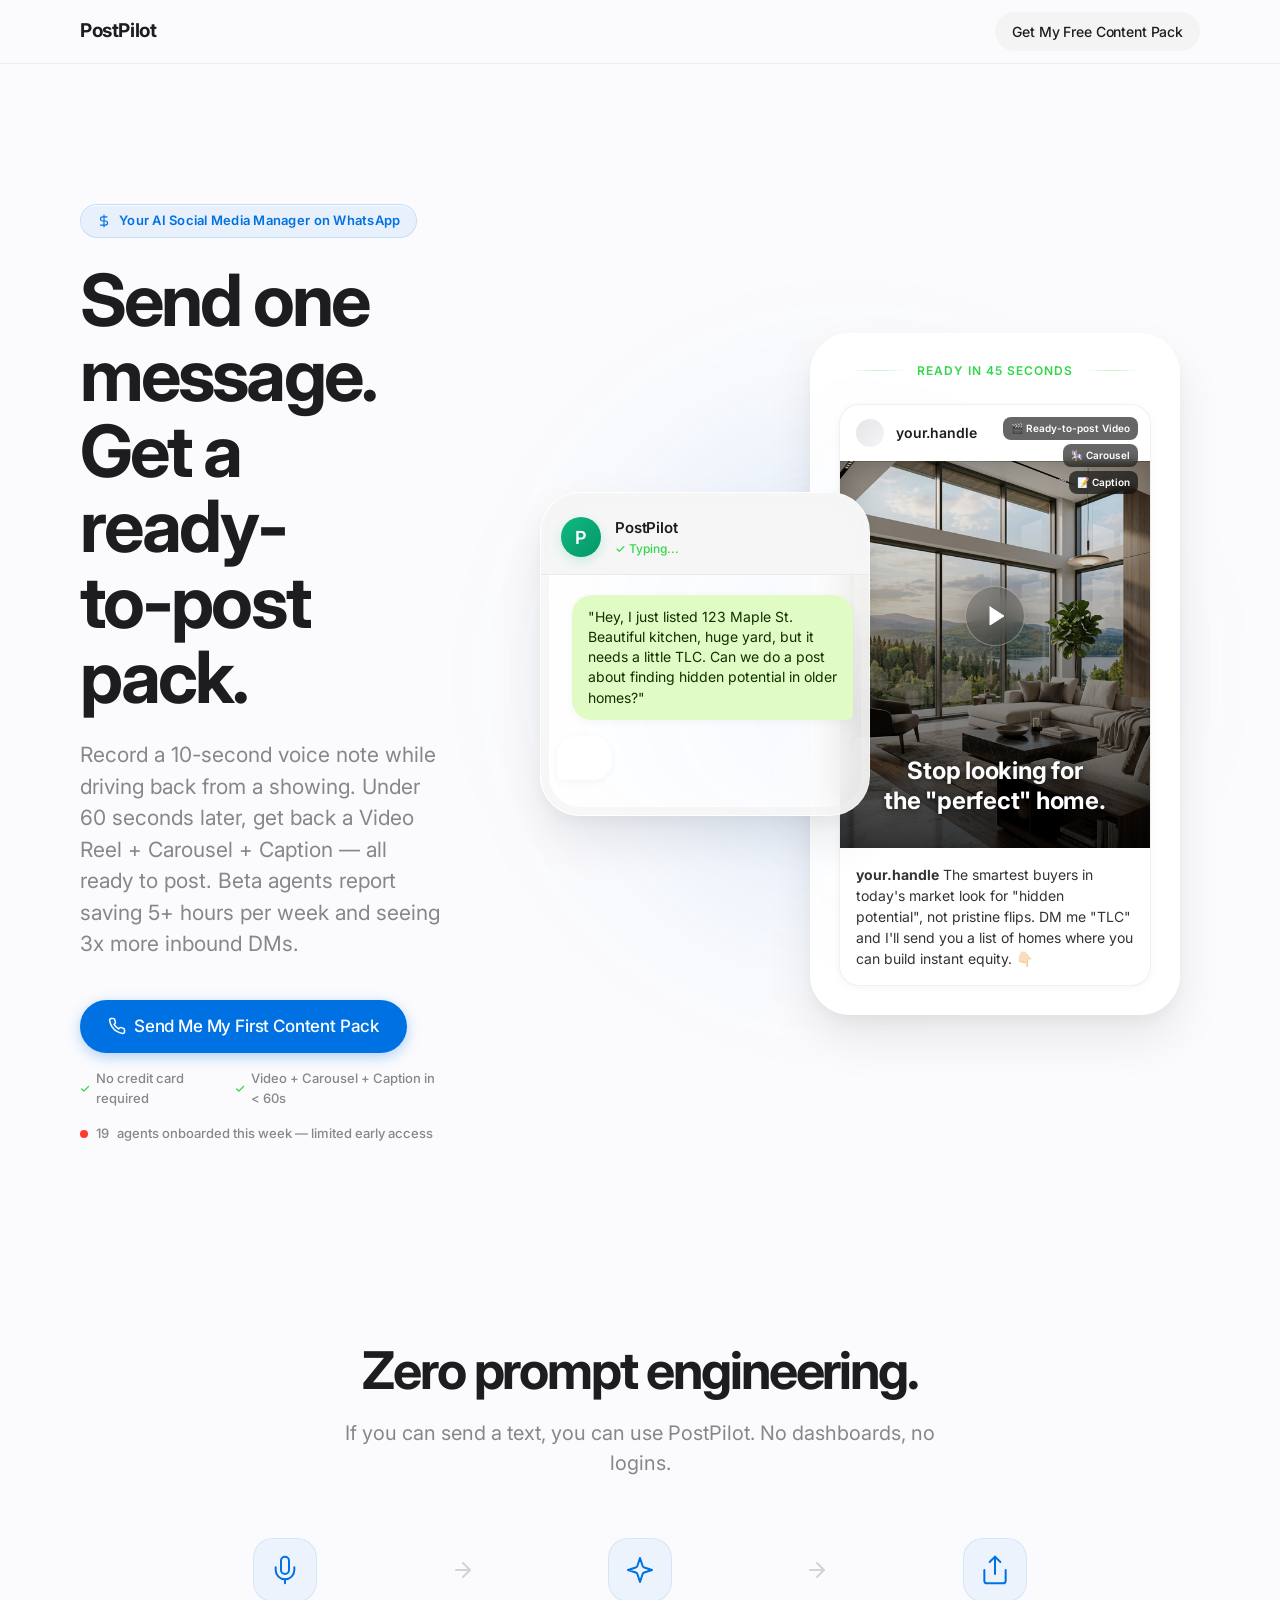
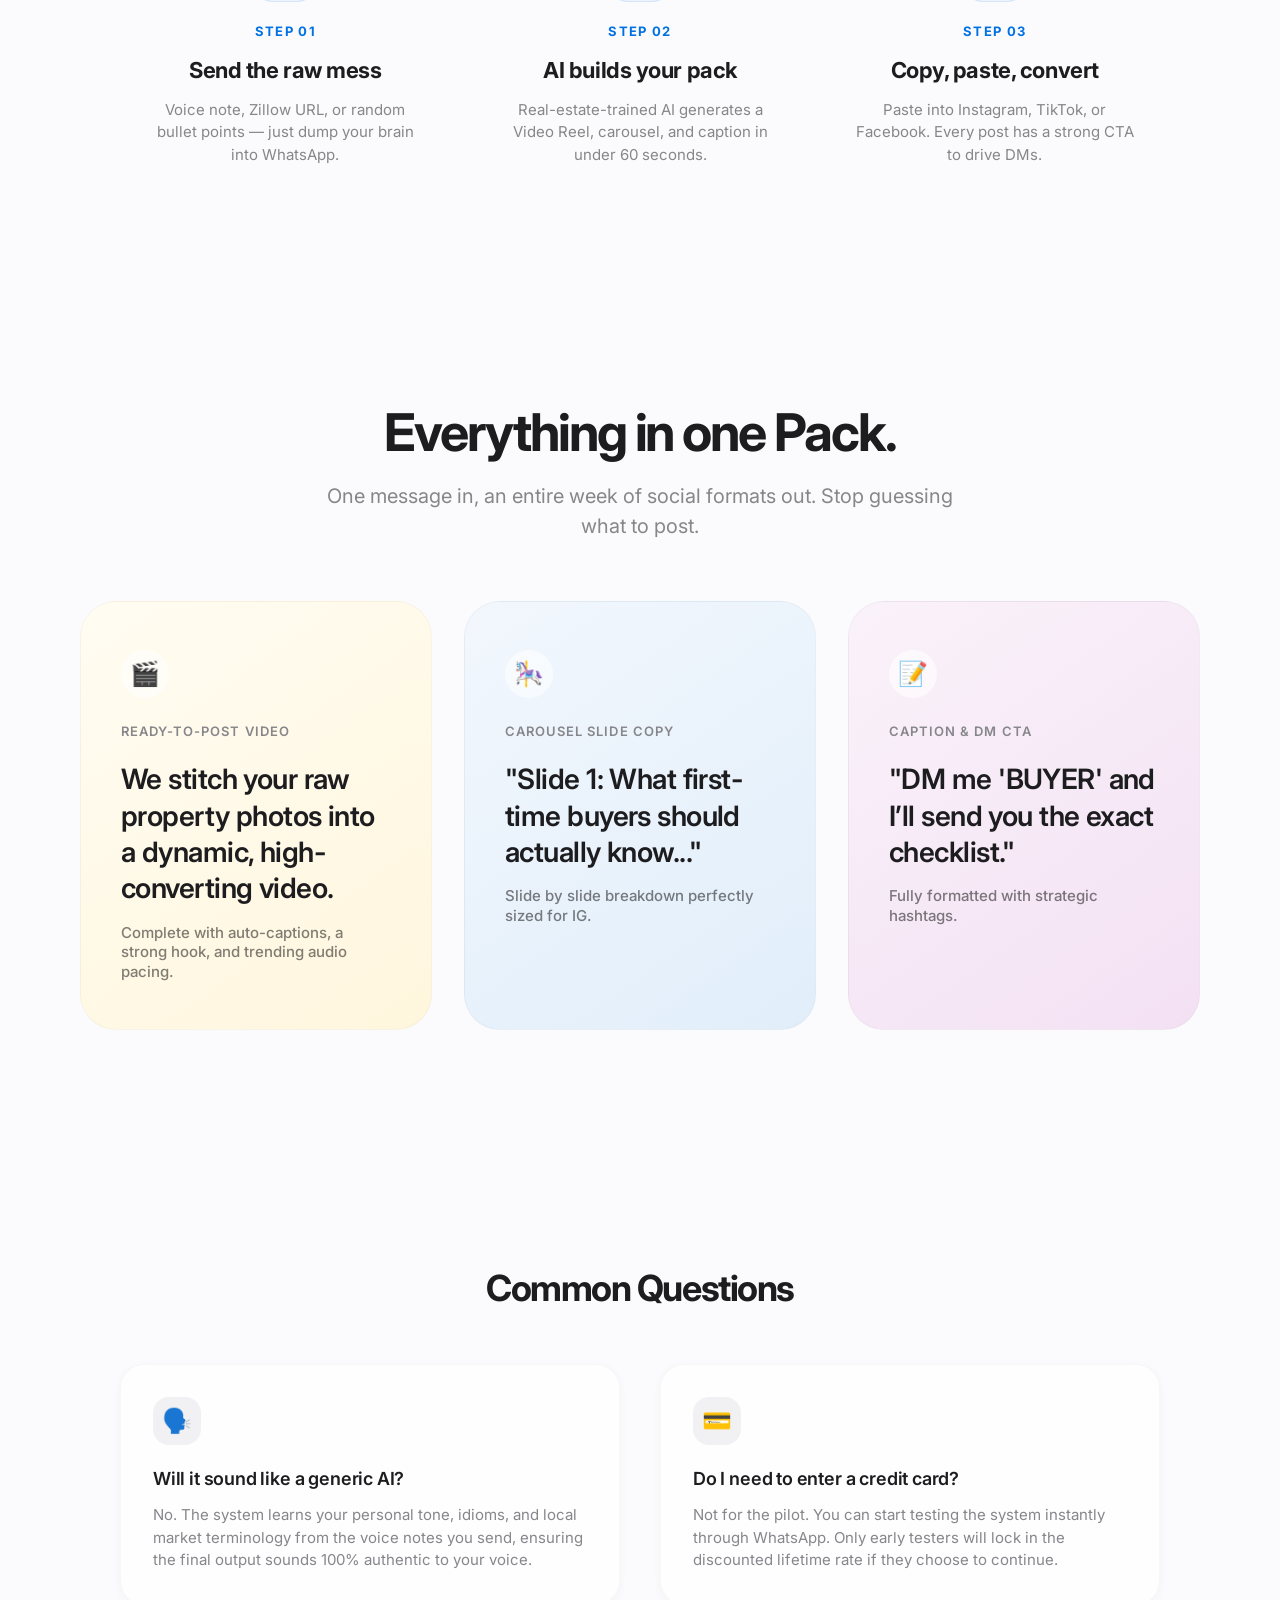
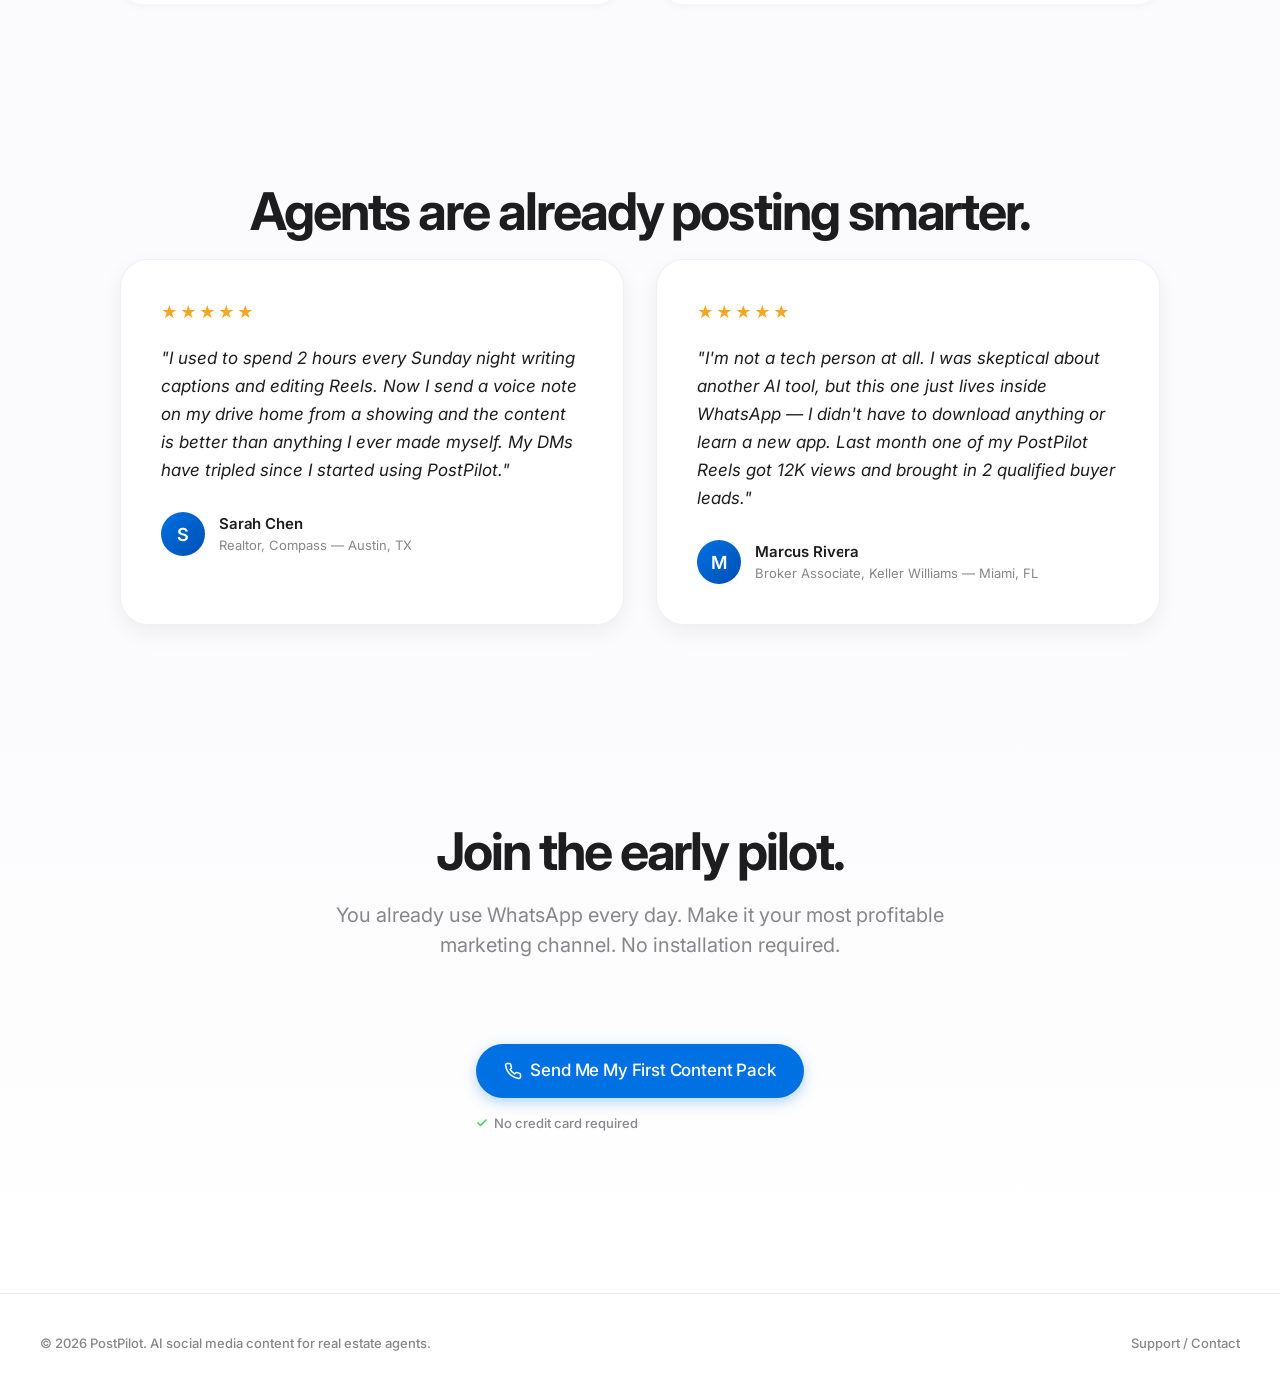
<file: index.html>
<!doctype html>
<html lang="en">
  <head>
    <meta charset="UTF-8" />

    <!-- Google tag (gtag.js) -->
    <script
      async
      src="https://www.googletagmanager.com/gtag/js?id=G-S0TTEMR5FY"
    ></script>
    <script>
      window.dataLayer = window.dataLayer || [];
      function gtag() {
        dataLayer.push(arguments);
      }
      gtag("js", new Date());
      gtag("config", "G-S0TTEMR5FY");
    </script>

    <meta name="viewport" content="width=device-width, initial-scale=1.0" />
    <title>PostPilot — Your AI Social Media Manager on WhatsApp</title>
    <meta
      name="description"
      content="Send one WhatsApp voice note, get a ready-to-post content pack in under 60 seconds. Video Reels, carousels, captions — all optimized for real estate lead generation. No prompts, no dashboards."
    />
    <meta
      name="keywords"
      content="real estate social media, AI content for realtors, WhatsApp marketing, real estate agent tools, social media content pack, real estate lead generation"
    />
    <meta name="author" content="PostPilot" />
    <meta name="robots" content="index, follow" />
    <meta name="theme-color" content="#007AFF" />

    <!-- Canonical URL -->
    <link rel="canonical" href="https://postpilot.agent-efficiency-lab.com/" />

    <!-- Favicon — TODO: replace with your logo -->
    <link rel="icon" type="image/png" href="./assets/favicon.png" />
    <link rel="apple-touch-icon" href="./assets/apple-touch-icon.png" />

    <!-- Structured Data: Organization -->
    <script type="application/ld+json">
      {
        "@context": "https://schema.org",
        "@type": "Organization",
        "name": "PostPilot",
        "url": "https://postpilot.agent-efficiency-lab.com/",
        "logo": "https://postpilot.agent-efficiency-lab.com/assets/favicon.png",
        "description": "AI-powered social media content creation for real estate agents via WhatsApp.",
        "sameAs": []
      }
    </script>

    <!-- Structured Data: SoftwareApplication -->
    <script type="application/ld+json">
      {
        "@context": "https://schema.org",
        "@type": "SoftwareApplication",
        "name": "PostPilot",
        "applicationCategory": "BusinessApplication",
        "operatingSystem": "WhatsApp",
        "description": "Send a voice note and listing photos on WhatsApp, get back a ready-to-post Video Reel, carousel, and caption for Instagram, TikTok, and Facebook.",
        "offers": {
          "@type": "Offer",
          "price": "0",
          "priceCurrency": "USD",
          "description": "Free pilot — first Content Pack at no cost"
        },
        "aggregateRating": {
          "@type": "AggregateRating",
          "ratingValue": "5",
          "ratingCount": "2",
          "bestRating": "5"
        }
      }
    </script>

    <!-- Structured Data: FAQPage (enables rich snippets in Google) -->
    <script type="application/ld+json">
      {
        "@context": "https://schema.org",
        "@type": "FAQPage",
        "mainEntity": [
          {
            "@type": "Question",
            "name": "Will PostPilot content sound like generic AI?",
            "acceptedAnswer": {
              "@type": "Answer",
              "text": "No. The system learns your personal tone, idioms, and local market terminology from the voice notes you send, ensuring the final output sounds 100% authentic to your voice."
            }
          },
          {
            "@type": "Question",
            "name": "Do I need to enter a credit card to try PostPilot?",
            "acceptedAnswer": {
              "@type": "Answer",
              "text": "Not for the pilot. You can start testing the system instantly through WhatsApp. Only early testers will lock in the discounted lifetime rate if they choose to continue."
            }
          }
        ]
      }
    </script>

    <!-- Open Graph / Facebook / LinkedIn / iMessage -->
    <meta property="og:type" content="website" />
    <meta property="og:url" content="https://postpilot.agent-efficiency-lab.com/" />
    <meta
      property="og:title"
      content="PostPilot — AI Content Packs via WhatsApp"
    />
    <meta
      property="og:description"
      content="Stop writing prompts. Send a voice note on WhatsApp, get a premium content pack back in 60 seconds — video Reels, carousels, and captions ready to post."
    />
    <meta
      property="og:image"
      content="https://postpilot.agent-efficiency-lab.com/assets/og-share-image.png"
    />
    <meta property="og:image:width" content="1200" />
    <meta property="og:image:height" content="630" />
    <meta property="og:site_name" content="PostPilot" />
    <meta property="og:locale" content="en_US" />

    <!-- Twitter Card -->
    <meta name="twitter:card" content="summary_large_image" />
    <meta
      name="twitter:title"
      content="PostPilot — AI Content Packs via WhatsApp"
    />
    <meta
      name="twitter:description"
      content="Voice note in → content pack out. The easiest way for real estate agents to create social media content that drives leads."
    />
    <meta
      name="twitter:image"
      content="https://postpilot.agent-efficiency-lab.com/assets/og-share-image.png"
    />

    <!-- Google Fonts (preconnect + preload for LCP) -->
    <link rel="preconnect" href="https://fonts.googleapis.com" />
    <link rel="preconnect" href="https://fonts.gstatic.com" crossorigin />
    <link
      rel="preload"
      as="style"
      href="https://fonts.googleapis.com/css2?family=Inter:wght@400;500;600;700&display=swap"
    />
    <link
      href="https://fonts.googleapis.com/css2?family=Inter:wght@400;500;600;700&display=swap"
      rel="stylesheet"
    />
    <link rel="stylesheet" href="./styles.css" />
  </head>
  <body>
    <!-- Navigation -->
    <header>
      <nav class="nav-bar" aria-label="Main navigation">
        <div class="nav-container">
          <a href="/" class="logo" aria-label="PostPilot — Home">PostPilot</a>
          <a
            href="https://wa.me/16502836717?text=Hi,%20I'd%20love%20pilot%20access!"
            target="_blank"
            rel="noopener noreferrer"
            class="button button-small button-secondary"
            aria-label="Get My Free Content Pack on WhatsApp"
            >Get My Free Content Pack</a
          >
        </div>
      </nav>
    </header>

    <main>
      <!-- Hero Section -->
      <section
        class="hero-section"
        aria-label="PostPilot — AI social media content for real estate agents"
      >
        <div class="hero-split-container">
          <div class="hero-content">
            <div class="pill-badge" role="text">
              <svg
                width="14"
                height="14"
                viewBox="0 0 24 24"
                fill="none"
                stroke="currentColor"
                stroke-width="2"
                stroke-linecap="round"
                stroke-linejoin="round"
              >
                <path
                  d="M12 2v20M17 5H9.5a3.5 3.5 0 0 0 0 7h5a3.5 3.5 0 0 1 0 7H6"
                />
              </svg>
              Your AI Social Media Manager on WhatsApp
            </div>
            <h1 class="hero-heading">
              Send one message.<br />Get a ready-<br />to-post pack.
            </h1>
            <p class="hero-subhead">
              Record a 10-second voice note while driving back from a showing.
              Under 60 seconds later, get back a Video Reel + Carousel + Caption
              — all ready to post. Beta agents report saving 5+ hours per week
              and seeing 3x more inbound DMs.
            </p>
            <div class="hero-actions-wrapper">
              <div class="hero-actions">
                <a
                  href="https://wa.me/16502836717?text=Hi,%20I'd%20love%20pilot%20access!"
                  target="_blank"
                  rel="noopener noreferrer"
                  class="button button-primary"
                >
                  <svg
                    width="18"
                    height="18"
                    viewBox="0 0 24 24"
                    fill="none"
                    stroke="currentColor"
                    stroke-width="2"
                    stroke-linecap="round"
                    stroke-linejoin="round"
                    style="margin-right: 8px"
                  >
                    <path
                      d="M22 16.92v3a2 2 0 0 1-2.18 2 19.79 19.79 0 0 1-8.63-3.07 19.5 19.5 0 0 1-6-6 19.79 19.79 0 0 1-3.07-8.67A2 2 0 0 1 4.11 2h3a2 2 0 0 1 2 1.72 12.84 12.84 0 0 0 .7 2.81 2 2 0 0 1-.45 2.11L8.09 9.91a16 16 0 0 0 6 6l1.27-1.27a2 2 0 0 1 2.11-.45 12.84 12.84 0 0 0 2.81.7A2 2 0 0 1 22 16.92z"
                    ></path>
                  </svg>
                  Send Me My First Content Pack
                </a>
              </div>
              <div class="trust-bullets">
                <span
                  ><svg
                    width="12"
                    height="12"
                    viewBox="0 0 24 24"
                    fill="none"
                    stroke="currentColor"
                    stroke-width="3"
                    stroke-linecap="round"
                    stroke-linejoin="round"
                  >
                    <polyline points="20 6 9 17 4 12"></polyline>
                  </svg>
                  No credit card required</span
                >
                <span
                  ><svg
                    width="12"
                    height="12"
                    viewBox="0 0 24 24"
                    fill="none"
                    stroke="currentColor"
                    stroke-width="3"
                    stroke-linecap="round"
                    stroke-linejoin="round"
                  >
                    <polyline points="20 6 9 17 4 12"></polyline>
                  </svg>
                  Video + Carousel + Caption in < 60s</span
                >
              </div>
              <p class="scarcity-text">
                <span class="pulse-dot"></span>
                <span id="agent-count">14</span> agents onboarded this week —
                limited early access
              </p>
            </div>
          </div>

          <div class="hero-visual">
            <div class="visual-container">
              <!-- Left: Phone Input Mockup -->
              <div class="whatsapp-mock">
                <div class="chat-header">
                  <div class="avatar">P</div>
                  <div class="contact-info">
                    <span class="name">PostPilot</span>
                    <span
                      class="status"
                      style="color: #32d74b; font-weight: 500"
                      >✓ Typing...</span
                    >
                  </div>
                </div>
                <div class="chat-body">
                  <div class="message out">
                    "Hey, I just listed 123 Maple St. Beautiful kitchen, huge
                    yard, but it needs a little TLC. Can we do a post about
                    finding hidden potential in older homes?"
                  </div>
                  <div class="message in typing">
                    <span class="dot"></span><span class="dot"></span
                    ><span class="dot"></span>
                  </div>
                </div>
              </div>

              <!-- Right: Premium Output Mockup -->
              <div class="output-mock">
                <div class="content-pack-label">Ready in 45 seconds</div>
                <div class="mock-post">
                  <div class="pack-deliverables">
                    <span class="del-badge">🎬 Ready-to-post Video</span>
                    <span class="del-badge">🎠 Carousel</span>
                    <span class="del-badge">📝 Caption</span>
                  </div>
                  <div class="post-header">
                    <div class="post-avatar"></div>
                    <span class="post-username">your.handle</span>
                  </div>
                  <div class="post-image">
                    <div
                      class="play-icon"
                      style="
                        margin-bottom: auto;
                        margin-top: auto;
                        width: 60px;
                        height: 60px;
                        background: rgba(0, 0, 0, 0.25);
                        border-radius: 50%;
                        display: flex;
                        align-items: center;
                        justify-content: center;
                        backdrop-filter: blur(12px);
                        -webkit-backdrop-filter: blur(12px);
                        border: 1px solid rgba(255, 255, 255, 0.3);
                        box-shadow: 0 8px 32px rgba(0, 0, 0, 0.3);
                      "
                    >
                      <svg
                        width="24"
                        height="24"
                        viewBox="0 0 24 24"
                        fill="white"
                        stroke="white"
                        stroke-width="1"
                        stroke-linecap="round"
                        stroke-linejoin="round"
                        style="transform: translateX(2px)"
                      >
                        <polygon points="5 3 19 12 5 21 5 3"></polygon>
                      </svg>
                    </div>
                    <h2
                      style="
                        text-shadow:
                          0 4px 24px rgba(0, 0, 0, 0.8),
                          0 1px 4px rgba(0, 0, 0, 0.5);
                      "
                    >
                      Stop looking for<br />the "perfect" home.
                    </h2>
                  </div>
                  <div class="post-caption-box">
                    <p>
                      <strong>your.handle</strong> The smartest buyers in
                      today's market look for "hidden potential", not pristine
                      flips. DM me "TLC" and I'll send you a list of homes where
                      you can build instant equity. 👇🏻
                    </p>
                  </div>
                </div>
              </div>
            </div>
          </div>
        </div>
      </section>

      <!-- How It Works — Compact Horizontal -->
      <section id="how-it-works" class="steps-section-compact layout-container">
        <div class="section-intro animate-on-scroll">
          <h2 class="section-heading">Zero prompt engineering.</h2>
          <p class="section-subhead">
            If you can send a text, you can use PostPilot. No dashboards, no
            logins.
          </p>
        </div>

        <div class="steps-horizontal animate-on-scroll" translate="no">
          <div class="step-card">
            <div class="step-icon">
              <svg
                width="32"
                height="32"
                viewBox="0 0 24 24"
                fill="none"
                stroke="var(--accent-color)"
                stroke-width="1.5"
                stroke-linecap="round"
                stroke-linejoin="round"
              >
                <path
                  d="M12 2a3 3 0 0 0-3 3v7a3 3 0 0 0 6 0V5a3 3 0 0 0-3-3Z"
                ></path>
                <path d="M19 10v2a7 7 0 0 1-14 0v-2"></path>
                <line x1="12" y1="19" x2="12" y2="22"></line>
              </svg>
            </div>
            <div class="step-label">Step 01</div>
            <h3>Send the raw mess</h3>
            <p>
              Voice note, Zillow URL, or random bullet points — just dump your
              brain into WhatsApp.
            </p>
          </div>
          <div class="step-arrow">
            <svg
              width="24"
              height="24"
              viewBox="0 0 24 24"
              fill="none"
              stroke="var(--border-color)"
              stroke-width="2"
              stroke-linecap="round"
              stroke-linejoin="round"
            >
              <line x1="5" y1="12" x2="19" y2="12"></line>
              <polyline points="12 5 19 12 12 19"></polyline>
            </svg>
          </div>
          <div class="step-card">
            <div class="step-icon">
              <svg
                width="32"
                height="32"
                viewBox="0 0 24 24"
                fill="none"
                stroke="var(--accent-color)"
                stroke-width="1.5"
                stroke-linecap="round"
                stroke-linejoin="round"
              >
                <path
                  d="m12 3-1.912 5.813a2 2 0 0 1-1.275 1.275L3 12l5.813 1.912a2 2 0 0 1 1.275 1.275L12 21l1.912-5.813a2 2 0 0 1 1.275-1.275L21 12l-5.813-1.912a2 2 0 0 1-1.275-1.275L12 3Z"
                ></path>
              </svg>
            </div>
            <div class="step-label">Step 02</div>
            <h3>AI builds your pack</h3>
            <p>
              Real-estate-trained AI generates a Video Reel, carousel, and
              caption in under 60 seconds.
            </p>
          </div>
          <div class="step-arrow">
            <svg
              width="24"
              height="24"
              viewBox="0 0 24 24"
              fill="none"
              stroke="var(--border-color)"
              stroke-width="2"
              stroke-linecap="round"
              stroke-linejoin="round"
            >
              <line x1="5" y1="12" x2="19" y2="12"></line>
              <polyline points="12 5 19 12 12 19"></polyline>
            </svg>
          </div>
          <div class="step-card">
            <div class="step-icon">
              <svg
                width="32"
                height="32"
                viewBox="0 0 24 24"
                fill="none"
                stroke="var(--accent-color)"
                stroke-width="1.5"
                stroke-linecap="round"
                stroke-linejoin="round"
              >
                <path d="M4 12v8a2 2 0 0 0 2 2h12a2 2 0 0 0 2-2v-8"></path>
                <polyline points="16 6 12 2 8 6"></polyline>
                <line x1="12" y1="2" x2="12" y2="15"></line>
              </svg>
            </div>
            <div class="step-label">Step 03</div>
            <h3>Copy, paste, convert</h3>
            <p>
              Paste into Instagram, TikTok, or Facebook. Every post has a strong
              CTA to drive DMs.
            </p>
          </div>
        </div>
      </section>

      <!-- Content Feel / Showcase Section -->
      <section class="content-feel-section layout-container">
        <div class="section-intro animate-on-scroll">
          <h2 class="section-heading">Everything in one Pack.</h2>
          <p class="section-subhead">
            One message in, an entire week of social formats out. Stop guessing
            what to post.
          </p>
        </div>

        <div class="gallery-grid animate-on-scroll">
          <div class="gallery-item hook">
            <div class="icon-circle">🎬</div>
            <span class="content-type">Ready-to-Post Video</span>
            <blockquote>
              We stitch your raw property photos into a dynamic, high-converting
              video.
              <span class="sub-quote"
                >Complete with auto-captions, a strong hook, and trending audio
                pacing.</span
              >
            </blockquote>
          </div>
          <div class="gallery-item carousel">
            <div class="icon-circle">🎠</div>
            <span class="content-type">Carousel Slide Copy</span>
            <blockquote>
              "Slide 1: What first-time buyers should actually know..."
              <span class="sub-quote"
                >Slide by slide breakdown perfectly sized for IG.</span
              >
            </blockquote>
          </div>
          <div class="gallery-item story">
            <div class="icon-circle">📝</div>
            <span class="content-type">Caption & DM CTA</span>
            <blockquote>
              "DM me 'BUYER' and I’ll send you the exact checklist."
              <span class="sub-quote"
                >Fully formatted with strategic hashtags.</span
              >
            </blockquote>
          </div>
        </div>
      </section>

      <!-- Micro FAQ Section -->
      <section class="faq-section layout-container animate-on-scroll">
        <div class="faq-content">
          <h2
            class="section-heading"
            style="font-size: 36px; text-align: center; margin-bottom: 56px"
          >
            Common Questions
          </h2>
          <div class="faq-grid faq-grid-2col">
            <div class="faq-item">
              <div class="faq-icon">🗣️</div>
              <h4>Will it sound like a generic AI?</h4>
              <p>
                No. The system learns your personal tone, idioms, and local
                market terminology from the voice notes you send, ensuring the
                final output sounds 100% authentic to your voice.
              </p>
            </div>
            <div class="faq-item">
              <div class="faq-icon">💳</div>
              <h4>Do I need to enter a credit card?</h4>
              <p>
                Not for the pilot. You can start testing the system instantly
                through WhatsApp. Only early testers will lock in the discounted
                lifetime rate if they choose to continue.
              </p>
            </div>
          </div>
        </div>
      </section>

      <!-- Testimonials Section -->
      <section class="testimonials-section layout-container">
        <div class="section-intro animate-on-scroll">
          <h2 class="section-heading">Agents are already posting smarter.</h2>
        </div>
        <div class="testimonial-grid animate-on-scroll" translate="no">
          <div class="testimonial-card">
            <div class="testimonial-stars">★★★★★</div>
            <blockquote>
              "I used to spend 2 hours every Sunday night writing captions and
              editing Reels. Now I send a voice note on my drive home from a
              showing and the content is better than anything I ever made
              myself. My DMs have tripled since I started using PostPilot."
            </blockquote>
            <div class="testimonial-author">
              <div class="testimonial-avatar">S</div>
              <div class="testimonial-info">
                <strong>Sarah Chen</strong>
                <span>Realtor, Compass — Austin, TX</span>
              </div>
            </div>
          </div>
          <div class="testimonial-card">
            <div class="testimonial-stars">★★★★★</div>
            <blockquote>
              "I'm not a tech person at all. I was skeptical about another AI
              tool, but this one just lives inside WhatsApp — I didn't have to
              download anything or learn a new app. Last month one of my
              PostPilot Reels got 12K views and brought in 2 qualified buyer
              leads."
            </blockquote>
            <div class="testimonial-author">
              <div class="testimonial-avatar">M</div>
              <div class="testimonial-info">
                <strong>Marcus Rivera</strong>
                <span>Broker Associate, Keller Williams — Miami, FL</span>
              </div>
            </div>
          </div>
        </div>
      </section>

      <!-- Closing CTA Section -->
      <section class="cta-section animate-on-scroll">
        <div class="cta-content">
          <h2 class="section-heading">Join the early pilot.</h2>
          <p class="section-subhead">
            You already use WhatsApp every day. Make it your most profitable
            marketing channel. No installation required.
          </p>
          <div class="hero-actions-wrapper" style="animation: none; opacity: 1">
            <div class="hero-actions" style="animation: none; opacity: 1">
              <a
                href="https://wa.me/16502836717?text=Hi,%20I'd%20love%20pilot%20access!"
                target="_blank"
                rel="noopener noreferrer"
                class="button button-primary"
              >
                <svg
                  width="18"
                  height="18"
                  viewBox="0 0 24 24"
                  fill="none"
                  stroke="currentColor"
                  stroke-width="2"
                  stroke-linecap="round"
                  stroke-linejoin="round"
                  style="margin-right: 8px"
                >
                  <path
                    d="M22 16.92v3a2 2 0 0 1-2.18 2 19.79 19.79 0 0 1-8.63-3.07 19.5 19.5 0 0 1-6-6 19.79 19.79 0 0 1-3.07-8.67A2 2 0 0 1 4.11 2h3a2 2 0 0 1 2 1.72 12.84 12.84 0 0 0 .7 2.81 2 2 0 0 1-.45 2.11L8.09 9.91a16 16 0 0 0 6 6l1.27-1.27a2 2 0 0 1 2.11-.45 12.84 12.84 0 0 0 2.81.7A2 2 0 0 1 22 16.92z"
                  ></path>
                </svg>
                Send Me My First Content Pack
              </a>
            </div>
            <div class="trust-bullets">
              <span
                ><svg
                  width="12"
                  height="12"
                  viewBox="0 0 24 24"
                  fill="none"
                  stroke="currentColor"
                  stroke-width="3"
                  stroke-linecap="round"
                  stroke-linejoin="round"
                >
                  <polyline points="20 6 9 17 4 12"></polyline>
                </svg>
                No credit card required</span
              >
            </div>
          </div>
        </div>
      </section>
    </main>

    <!-- Footer -->
    <footer class="footer">
      <div class="footer-content">
        <span
          >&copy; 2026 PostPilot. AI social media content for real estate
          agents.</span
        >
        <a
          href="https://wa.me/16502836717"
          target="_blank"
          rel="noopener noreferrer"
          class="footer-link"
          aria-label="Contact PostPilot support on WhatsApp"
          >Support / Contact</a
        >
      </div>
    </footer>

    <!-- Intersection Observer Script for Scroll Animations -->
    <script>
      document.addEventListener("DOMContentLoaded", () => {
        const observer = new IntersectionObserver(
          (entries) => {
            entries.forEach((entry) => {
              if (entry.isIntersecting) {
                entry.target.classList.add("is-visible");
                observer.unobserve(entry.target);
              }
            });
          },
          {
            threshold: 0.1,
            rootMargin: "0px 0px -50px 0px",
          },
        );

        document.querySelectorAll(".animate-on-scroll").forEach((el) => {
          observer.observe(el);
        });

        // Dynamic social proof counter — increments slowly to feel real
        const counter = document.getElementById("agent-count");
        if (counter) {
          const base = 14;
          const dayOfYear = Math.floor(
            (Date.now() - new Date(new Date().getFullYear(), 0, 0)) / 86400000,
          );
          counter.textContent = base + (dayOfYear % 9);
        }
      });
    </script>
  </body>
</html>
</file>
<file: styles.css>
:root {
  --bg-color: #fbfbfd;
  --text-primary: #1d1d1f;
  --text-secondary: #86868b;
  --accent-color: #0071e3;
  --accent-hover: #0077ed;
  --surface-color: rgba(255, 255, 255, 0.7);
  --border-color: #d2d2d7;
  --font-family:
    "Inter", -apple-system, BlinkMacSystemFont, "Segoe UI", Roboto, Helvetica,
    Arial, sans-serif;
  --shadow-sm: 0 2px 8px rgba(0, 0, 0, 0.04);
  --shadow-md: 0 8px 24px rgba(0, 0, 0, 0.05), 0 2px 8px rgba(0, 0, 0, 0.02);
  --shadow-lg: 0 24px 48px rgba(0, 0, 0, 0.08), 0 8px 16px rgba(0, 0, 0, 0.04);
}

* {
  box-sizing: border-box;
  margin: 0;
  padding: 0;
}

html {
  font-family: var(--font-family);
  background-color: var(--bg-color);
  color: var(--text-primary);
  -webkit-font-smoothing: antialiased;
  -moz-osx-font-smoothing: grayscale;
  scroll-behavior: smooth;
}

body {
  line-height: 1.5;
  padding-top: 64px;
  background: var(--bg-color);
  overflow-x: hidden;
}

a {
  text-decoration: none;
  color: inherit;
}

/* Animations */
@keyframes fadeUp {
  from {
    opacity: 0;
    transform: translateY(20px);
  }
  to {
    opacity: 1;
    transform: translateY(0);
  }
}

@keyframes float {
  0% {
    transform: translateY(0px);
  }
  50% {
    transform: translateY(-12px);
  }
  100% {
    transform: translateY(0px);
  }
}

@keyframes floatAlt {
  0% {
    transform: translateY(-10px);
  }
  50% {
    transform: translateY(10px);
  }
  100% {
    transform: translateY(-10px);
  }
}

@keyframes pulse {
  0% {
    transform: scale(0.95);
    box-shadow: 0 0 0 0 rgba(50, 215, 75, 0.7);
  }
  70% {
    transform: scale(1);
    box-shadow: 0 0 0 6px rgba(50, 215, 75, 0);
  }
  100% {
    transform: scale(0.95);
    box-shadow: 0 0 0 0 rgba(50, 215, 75, 0);
  }
}

.animate-on-scroll {
  opacity: 0;
  transform: translateY(30px);
  transition:
    opacity 0.8s cubic-bezier(0.16, 1, 0.3, 1),
    transform 0.8s cubic-bezier(0.16, 1, 0.3, 1);
}

.animate-on-scroll.is-visible {
  opacity: 1;
  transform: translateY(0);
}

/* Typography & Badges */
.tag,
.content-type,
.step-number,
.content-pack-label {
  font-size: 13px;
  font-weight: 600;
  text-transform: uppercase;
  letter-spacing: 0.08em;
  color: var(--text-secondary);
}

.pill-badge {
  display: inline-flex;
  align-items: center;
  gap: 8px;
  padding: 6px 16px;
  background: rgba(0, 113, 227, 0.08);
  color: var(--accent-color);
  border-radius: 980px;
  font-size: 13px;
  font-weight: 600;
  letter-spacing: 0.02em;
  margin-bottom: 24px;
  border: 1px solid rgba(0, 113, 227, 0.15);
  box-shadow: inset 0 1px 0 rgba(255, 255, 255, 0.8);
}

.trust-bullets {
  display: flex;
  justify-content: center;
  gap: 16px;
  margin-top: 16px;
  font-size: 13px;
  font-weight: 500;
  color: var(--text-secondary);
}

.trust-bullets span {
  display: flex;
  align-items: center;
  gap: 6px;
}

.trust-bullets svg {
  color: #32d74b;
}

.section-heading {
  font-size: 52px;
  font-weight: 700;
  letter-spacing: -0.04em;
  line-height: 1.05;
  margin-bottom: 20px;
}

.section-subhead {
  font-size: 20px;
  font-weight: 400;
  color: var(--text-secondary);
  max-width: 640px;
  margin: 0 auto 60px;
  line-height: 1.5;
}

.scarcity-text {
  font-size: 13px;
  font-weight: 500;
  color: var(--text-secondary);
  display: flex;
  align-items: center;
  justify-content: flex-start;
  gap: 8px;
  margin-top: 16px;
}

.pulse-dot {
  width: 8px;
  height: 8px;
  background-color: #ff3b30;
  border-radius: 50%;
  display: inline-block;
  animation: pulse 2s infinite;
}

/* Buttons */
.button {
  display: inline-flex;
  align-items: center;
  justify-content: center;
  font-size: 17px;
  font-weight: 500;
  border-radius: 980px;
  padding: 14px 28px;
  transition: all 0.2s cubic-bezier(0.16, 1, 0.3, 1);
  cursor: pointer;
  letter-spacing: -0.01em;
}

.button:active {
  transform: translateY(2px) scale(0.98) !important;
}

.button-small {
  font-size: 14px;
  padding: 8px 16px;
}

.button-primary {
  background-color: var(--accent-color);
  color: #fff;
  box-shadow: 0 4px 14px rgba(0, 113, 227, 0.3);
}

.button-primary:hover {
  background-color: var(--accent-hover);
  transform: scale(1.02);
  box-shadow: 0 6px 20px rgba(0, 113, 227, 0.4);
}

.button-secondary {
  background-color: rgba(0, 0, 0, 0.03);
  color: var(--text-primary);
  border: 1px solid transparent;
}

.button-secondary:hover {
  background-color: rgba(0, 0, 0, 0.06);
  transform: scale(1.02);
}

/* Navigation */
.nav-bar {
  position: fixed;
  top: 0;
  left: 0;
  right: 0;
  height: 64px;
  background-color: rgba(251, 251, 253, 0.7);
  backdrop-filter: saturate(180%) blur(20px);
  -webkit-backdrop-filter: saturate(180%) blur(20px);
  border-bottom: 1px solid rgba(0, 0, 0, 0.05);
  z-index: 100;
  display: flex;
  align-items: center;
}

.nav-container {
  width: 100%;
  max-width: 1200px;
  margin: 0 auto;
  padding: 0 40px;
  display: flex;
  justify-content: space-between;
  align-items: center;
}

.logo {
  font-size: 19px;
  font-weight: 700;
  letter-spacing: -0.02em;
}

/* Layout Container */
.layout-container {
  max-width: 1200px;
  margin: 0 auto;
  padding: 140px 40px;
}

/* Hero Section */
.hero-section {
  padding: 140px 40px 100px;
  max-width: 1200px;
  margin: 0 auto;
  position: relative;
}

.hero-split-container {
  display: grid;
  grid-template-columns: 1fr 1fr;
  gap: 60px;
  align-items: center;
}

.hero-content {
  text-align: left;
}

.hero-heading {
  font-size: 72px;
  font-weight: 700;
  letter-spacing: -0.04em;
  line-height: 1.05;
  margin: 0 0 24px;
  animation: fadeUp 1s cubic-bezier(0.16, 1, 0.3, 1) forwards;
}

.hero-subhead {
  font-size: 21px;
  color: var(--text-secondary);
  max-width: 540px;
  margin: 0 0 40px;
  line-height: 1.5;
  opacity: 0;
  animation: fadeUp 1s cubic-bezier(0.16, 1, 0.3, 1) 0.15s forwards;
}

.hero-actions-wrapper {
  opacity: 0;
  animation: fadeUp 1s cubic-bezier(0.16, 1, 0.3, 1) 0.3s forwards;
}

.hero-actions {
  display: flex;
  align-items: center;
  gap: 16px;
}

.hero-actions-wrapper .trust-bullets {
  justify-content: flex-start;
}

/* Hero Visual Mockups */
.hero-visual {
  display: flex;
  justify-content: center;
  opacity: 0;
  animation: fadeUp 1.2s cubic-bezier(0.16, 1, 0.3, 1) 0.4s forwards;
}

.visual-container {
  display: flex;
  align-items: center;
  justify-content: center;
  position: relative;
  width: 100%;
}

.visual-container::before {
  content: "";
  position: absolute;
  top: 50%;
  left: 50%;
  transform: translate(-50%, -50%);
  width: 100%;
  height: 100%;
  background: radial-gradient(
    circle,
    rgba(0, 113, 227, 0.15) 0%,
    rgba(251, 251, 253, 0) 70%
  );
  z-index: 0;
  filter: blur(60px);
}

.whatsapp-mock {
  width: 330px;
  background: rgba(255, 255, 255, 0.85);
  backdrop-filter: blur(20px);
  -webkit-backdrop-filter: blur(20px);
  border-radius: 40px;
  box-shadow: var(--shadow-lg);
  overflow: hidden;
  border: 1px solid rgba(255, 255, 255, 0.6);
  z-index: 2;
  position: relative;
  right: -40px;
  transform: translateY(-20px);
  animation: float 6s ease-in-out infinite;
  box-shadow:
    inset 0 0 0 8px rgba(240, 240, 240, 0.5),
    var(--shadow-lg);
}

.chat-header {
  background: rgba(246, 246, 246, 0.9);
  padding: 24px 20px 16px;
  display: flex;
  align-items: center;
  gap: 14px;
  border-bottom: 1px solid rgba(0, 0, 0, 0.05);
  backdrop-filter: blur(10px);
}

.avatar {
  width: 40px;
  height: 40px;
  background: linear-gradient(135deg, #10b981, #059669);
  color: white;
  border-radius: 50%;
  display: flex;
  align-items: center;
  justify-content: center;
  font-weight: 600;
  font-size: 18px;
  box-shadow: 0 4px 12px rgba(16, 185, 129, 0.2);
}

.contact-info {
  display: flex;
  flex-direction: column;
}

.name {
  font-weight: 600;
  font-size: 15px;
  letter-spacing: -0.01em;
}

.status {
  font-size: 12px;
  color: var(--text-secondary);
}

.chat-body {
  padding: 20px 16px 32px;
  background: transparent;
  min-height: 240px;
  display: flex;
  flex-direction: column;
  gap: 16px;
}

.message {
  padding: 12px 16px;
  border-radius: 20px;
  font-size: 14px;
  max-width: 95%;
  line-height: 1.45;
  box-shadow: var(--shadow-sm);
}

.message.out {
  background: #e1fbc5;
  align-self: flex-end;
  border-bottom-right-radius: 6px;
  color: #112f00;
}

.message.in {
  background: #ffffff;
  align-self: flex-start;
  border-bottom-left-radius: 6px;
}

.dot {
  display: inline-block;
  width: 5px;
  height: 5px;
  background: var(--text-secondary);
  border-radius: 50%;
  margin-right: 4px;
  animation: typing 1.4s infinite ease-in-out both;
}
.dot:nth-child(1) {
  animation-delay: -0.32s;
}
.dot:nth-child(2) {
  animation-delay: -0.16s;
}
.dot:last-child {
  margin-right: 0;
}
@keyframes typing {
  0%,
  80%,
  100% {
    transform: scale(0);
    opacity: 0.5;
  }
  40% {
    transform: scale(1);
    opacity: 1;
  }
}

.output-mock {
  width: 370px;
  background: rgba(255, 255, 255, 0.9);
  backdrop-filter: blur(20px);
  -webkit-backdrop-filter: blur(20px);
  border-radius: 40px;
  box-shadow: var(--shadow-lg);
  padding: 28px;
  border: 1px solid rgba(255, 255, 255, 0.8);
  z-index: 1;
  position: relative;
  left: -20px;
  animation: floatAlt 7s ease-in-out infinite;
}

.content-pack-label {
  margin-bottom: 24px;
  text-align: center;
  color: #32d74b;
  display: flex;
  align-items: center;
  justify-content: center;
  font-size: 12px;
}

.content-pack-label::before,
.content-pack-label::after {
  content: "";
  flex: 1;
  height: 1px;
  background: linear-gradient(
    90deg,
    rgba(50, 215, 75, 0),
    rgba(50, 215, 75, 0.3) 50%,
    rgba(50, 215, 75, 0)
  );
  margin: 0 12px;
}

.mock-post {
  border: 1px solid rgba(0, 0, 0, 0.06);
  border-radius: 20px;
  overflow: hidden;
  background: #fff;
  box-shadow: var(--shadow-sm);
  position: relative;
}

.pack-deliverables {
  position: absolute;
  top: 12px;
  right: 12px;
  display: flex;
  flex-direction: column;
  gap: 4px;
  align-items: flex-end;
  z-index: 10;
}

.del-badge {
  background: rgba(0, 0, 0, 0.6);
  color: white;
  font-size: 10px;
  font-weight: 600;
  padding: 4px 8px;
  border-radius: 8px;
  backdrop-filter: blur(4px);
}

.post-header {
  padding: 14px 16px;
  display: flex;
  align-items: center;
  gap: 12px;
}

.post-avatar {
  width: 28px;
  height: 28px;
  border-radius: 50%;
  background: linear-gradient(135deg, #e5e5ea, #f5f5f7);
}

.post-username {
  font-size: 14px;
  font-weight: 600;
  letter-spacing: -0.01em;
}

.post-image {
  background:
    linear-gradient(to bottom, rgba(0, 0, 0, 0) 0%, rgba(0, 0, 0, 0.7) 100%),
    url("./assets/demo-house.png");
  background-size: cover;
  background-position: center;
  color: white;
  padding: 32px 24px;
  display: flex;
  flex-direction: column;
  align-items: center;
  justify-content: flex-end;
  text-align: center;
  aspect-ratio: 4/5;
  box-shadow: inset 0 0 40px rgba(0, 0, 0, 0.4);
}

.post-image h2 {
  font-size: 24px;
  line-height: 1.25;
  letter-spacing: -0.01em;
  font-weight: 700;
  margin-top: 16px;
}

.post-caption-box {
  padding: 16px;
  font-size: 14px;
  line-height: 1.5;
  color: #333;
}

/* Steps Section — Compact Horizontal */
.section-intro {
  text-align: center;
}

.steps-section-compact {
  padding-top: 100px;
  padding-bottom: 100px;
}

.steps-horizontal {
  display: flex;
  flex-direction: row;
  flex-wrap: nowrap;
  align-items: flex-start;
  justify-content: center;
  gap: 0;
  max-width: 1040px;
  margin: 60px auto 0;
}

/* Prevent Chrome Translate <font> injection from breaking flex/grid layouts */
.steps-horizontal > font,
.testimonial-grid > font,
.gallery-grid > font {
  display: contents;
}

.step-card {
  flex: 1;
  text-align: center;
  padding: 0 24px;
}

.step-icon {
  width: 64px;
  height: 64px;
  border-radius: 20px;
  background: rgba(0, 113, 227, 0.06);
  border: 1px solid rgba(0, 113, 227, 0.1);
  display: flex;
  align-items: center;
  justify-content: center;
  margin: 0 auto 20px;
}

.step-label {
  font-size: 13px;
  font-weight: 700;
  text-transform: uppercase;
  letter-spacing: 0.1em;
  color: var(--accent-color);
  margin-bottom: 12px;
}

.step-card h3 {
  font-size: 22px;
  font-weight: 700;
  margin-bottom: 12px;
  letter-spacing: -0.02em;
}

.step-card p {
  color: var(--text-secondary);
  font-size: 15px;
  line-height: 1.5;
}

.step-arrow {
  display: flex;
  align-items: center;
  padding-top: 20px;
  flex-shrink: 0;
}

/* Gallery / Content Feel */
.gallery-grid {
  display: grid;
  grid-template-columns: repeat(3, 1fr);
  gap: 32px;
}

.gallery-item {
  border-radius: 36px;
  padding: 48px 40px;
  display: flex;
  flex-direction: column;
  justify-content: flex-start;
  min-height: 400px;
  transition:
    transform 0.4s cubic-bezier(0.16, 1, 0.3, 1),
    box-shadow 0.4s ease;
  border: 1px solid rgba(0, 0, 0, 0.03);
}

.gallery-item:hover {
  transform: translateY(-4px) scale(1.01);
  box-shadow: var(--shadow-lg);
}

.icon-circle {
  width: 48px;
  height: 48px;
  border-radius: 50%;
  background: rgba(255, 255, 255, 0.6);
  display: flex;
  align-items: center;
  justify-content: center;
  font-size: 24px;
  margin-bottom: 24px;
}

.gallery-item.hook {
  background: linear-gradient(145deg, #fffcf2 0%, #fff6dd 100%);
}
.gallery-item.carousel {
  background: linear-gradient(145deg, #f2f7fd 0%, #e1eefa 100%);
}
.gallery-item.story {
  background: linear-gradient(145deg, #faf2fa 0%, #f3e1f3 100%);
}

.gallery-item blockquote {
  font-size: 28px;
  font-weight: 600;
  line-height: 1.3;
  margin-top: 20px;
  letter-spacing: -0.02em;
  color: var(--text-primary);
  display: flex;
  flex-direction: column;
  gap: 16px;
}

.sub-quote {
  font-size: 15px;
  font-weight: 500;
  color: rgba(0, 0, 0, 0.5);
  letter-spacing: 0;
}

/* FAQ Section */
.faq-section {
  background: var(--bg-color);
  padding: 100px 40px;
}
.faq-content {
  max-width: 1040px;
  margin: 0 auto;
}
.faq-grid {
  display: grid;
  grid-template-columns: repeat(3, 1fr);
  gap: 40px;
}

.faq-item {
  padding: 32px;
  background: rgba(255, 255, 255, 0.8);
  border-radius: 24px;
  box-shadow: var(--shadow-sm);
  border: 1px solid rgba(0, 0, 0, 0.03);
  transition: transform 0.2s;
}

.faq-item:hover {
  transform: translateY(-2px);
  box-shadow: var(--shadow-md);
}

.faq-icon {
  font-size: 24px;
  margin-bottom: 20px;
  display: inline-flex;
  background: #f1f1f3;
  width: 48px;
  height: 48px;
  align-items: center;
  justify-content: center;
  border-radius: 16px;
}

.faq-item h4 {
  font-size: 18px;
  font-weight: 600;
  margin-bottom: 12px;
  letter-spacing: -0.01em;
}

.faq-item p {
  font-size: 15px;
  color: var(--text-secondary);
  line-height: 1.5;
}

.faq-grid-2col {
  grid-template-columns: repeat(2, 1fr);
}

/* Testimonials */
.testimonials-section {
  padding-top: 80px;
  padding-bottom: 80px;
}

.testimonial-grid {
  display: grid;
  grid-template-columns: repeat(2, 1fr);
  gap: 32px;
  max-width: 1040px;
  margin: 0 auto;
}

.testimonial-card {
  background: rgba(255, 255, 255, 0.85);
  border: 1px solid rgba(0, 0, 0, 0.06);
  border-radius: 28px;
  padding: 40px;
  box-shadow: var(--shadow-md);
  transition: transform 0.3s cubic-bezier(0.16, 1, 0.3, 1);
}

.testimonial-card:hover {
  transform: translateY(-4px);
}

.testimonial-stars {
  color: #f5a623;
  font-size: 16px;
  letter-spacing: 2px;
  margin-bottom: 20px;
}

.testimonial-card blockquote {
  font-size: 17px;
  line-height: 1.65;
  color: var(--text-primary);
  margin-bottom: 28px;
  font-style: italic;
}

.testimonial-author {
  display: flex;
  align-items: center;
  gap: 14px;
}

.testimonial-avatar {
  width: 44px;
  height: 44px;
  border-radius: 50%;
  background: linear-gradient(135deg, var(--accent-color), #004fb3);
  color: white;
  display: flex;
  align-items: center;
  justify-content: center;
  font-weight: 600;
  font-size: 18px;
}

.testimonial-info {
  display: flex;
  flex-direction: column;
}

.testimonial-info strong {
  font-size: 15px;
  font-weight: 600;
  letter-spacing: -0.01em;
}

.testimonial-info span {
  font-size: 13px;
  color: var(--text-secondary);
}

@media (max-width: 900px) {
  .testimonial-grid {
    grid-template-columns: 1fr;
  }
}

/* Closing CTA */
.cta-section {
  text-align: center;
  padding: 120px 40px 160px;
  background: linear-gradient(180deg, var(--bg-color) 0%, #ffffff 100%);
}

.cta-content {
  max-width: 720px;
  margin: 0 auto;
  display: flex;
  flex-direction: column;
  align-items: center;
}

.cta-section .hero-actions-wrapper {
  margin-top: 24px;
}
.cta-section .scarcity-text {
  justify-content: center;
  margin-top: 24px;
}

/* Footer */
.footer {
  padding: 40px;
  background: #ffffff;
  border-top: 1px solid rgba(0, 0, 0, 0.08);
}

.footer-content {
  max-width: 1200px;
  margin: 0 auto;
  display: flex;
  justify-content: space-between;
  color: #86868b;
  font-size: 13px;
  font-weight: 500;
}

.footer-link:hover {
  color: var(--text-primary);
}

/* Responsive Scaling */
@media (max-width: 1024px) {
  .hero-split-container {
    grid-template-columns: 1fr;
    text-align: center;
    gap: 80px;
  }
  .hero-content {
    display: flex;
    flex-direction: column;
    align-items: center;
  }
  .hero-actions-wrapper .trust-bullets {
    justify-content: center;
  }
  .hero-heading {
    font-size: 72px;
  }
  .whatsapp-mock {
    transform: translateY(0);
    margin-bottom: -60px;
    z-index: 2;
    animation: none;
    right: 0;
    left: -20%;
  }
  .output-mock {
    animation: none;
    left: 0;
    right: -20%;
  }
  .visual-container {
    width: 100%;
    margin: 0 auto;
    max-width: 600px;
  }
}

@media (max-width: 900px) {
  .hero-heading {
    font-size: 56px;
  }
  .steps-horizontal {
    flex-direction: column;
    align-items: center;
    gap: 32px;
  }
  .step-arrow {
    transform: rotate(90deg);
    padding-top: 0;
  }
  .step-card {
    max-width: 360px;
  }
  .gallery-grid {
    grid-template-columns: 1fr;
  }
  .faq-grid,
  .faq-grid-2col {
    grid-template-columns: 1fr;
  }
  .section-heading {
    font-size: 44px;
  }
  .layout-container {
    padding: 100px 32px;
  }
  .hero-section {
    padding: 120px 32px 60px;
  }
}

@media (max-width: 600px) {
  .hero-heading {
    font-size: 42px;
  }
  .section-heading {
    font-size: 36px;
  }
  .button {
    width: 100%;
    justify-content: center;
  }
  .whatsapp-mock {
    left: 0;
    margin-bottom: 20px;
    width: 100%;
    right: auto;
    margin-right: 0;
  }
  .output-mock {
    left: 0;
    width: 100%;
    padding: 24px;
    right: auto;
    margin-right: 0;
  }
  .visual-container {
    flex-direction: column;
    padding: 0 16px;
  }
  .trust-bullets {
    flex-direction: column;
    align-items: center;
    gap: 8px;
  }
}
</file>
